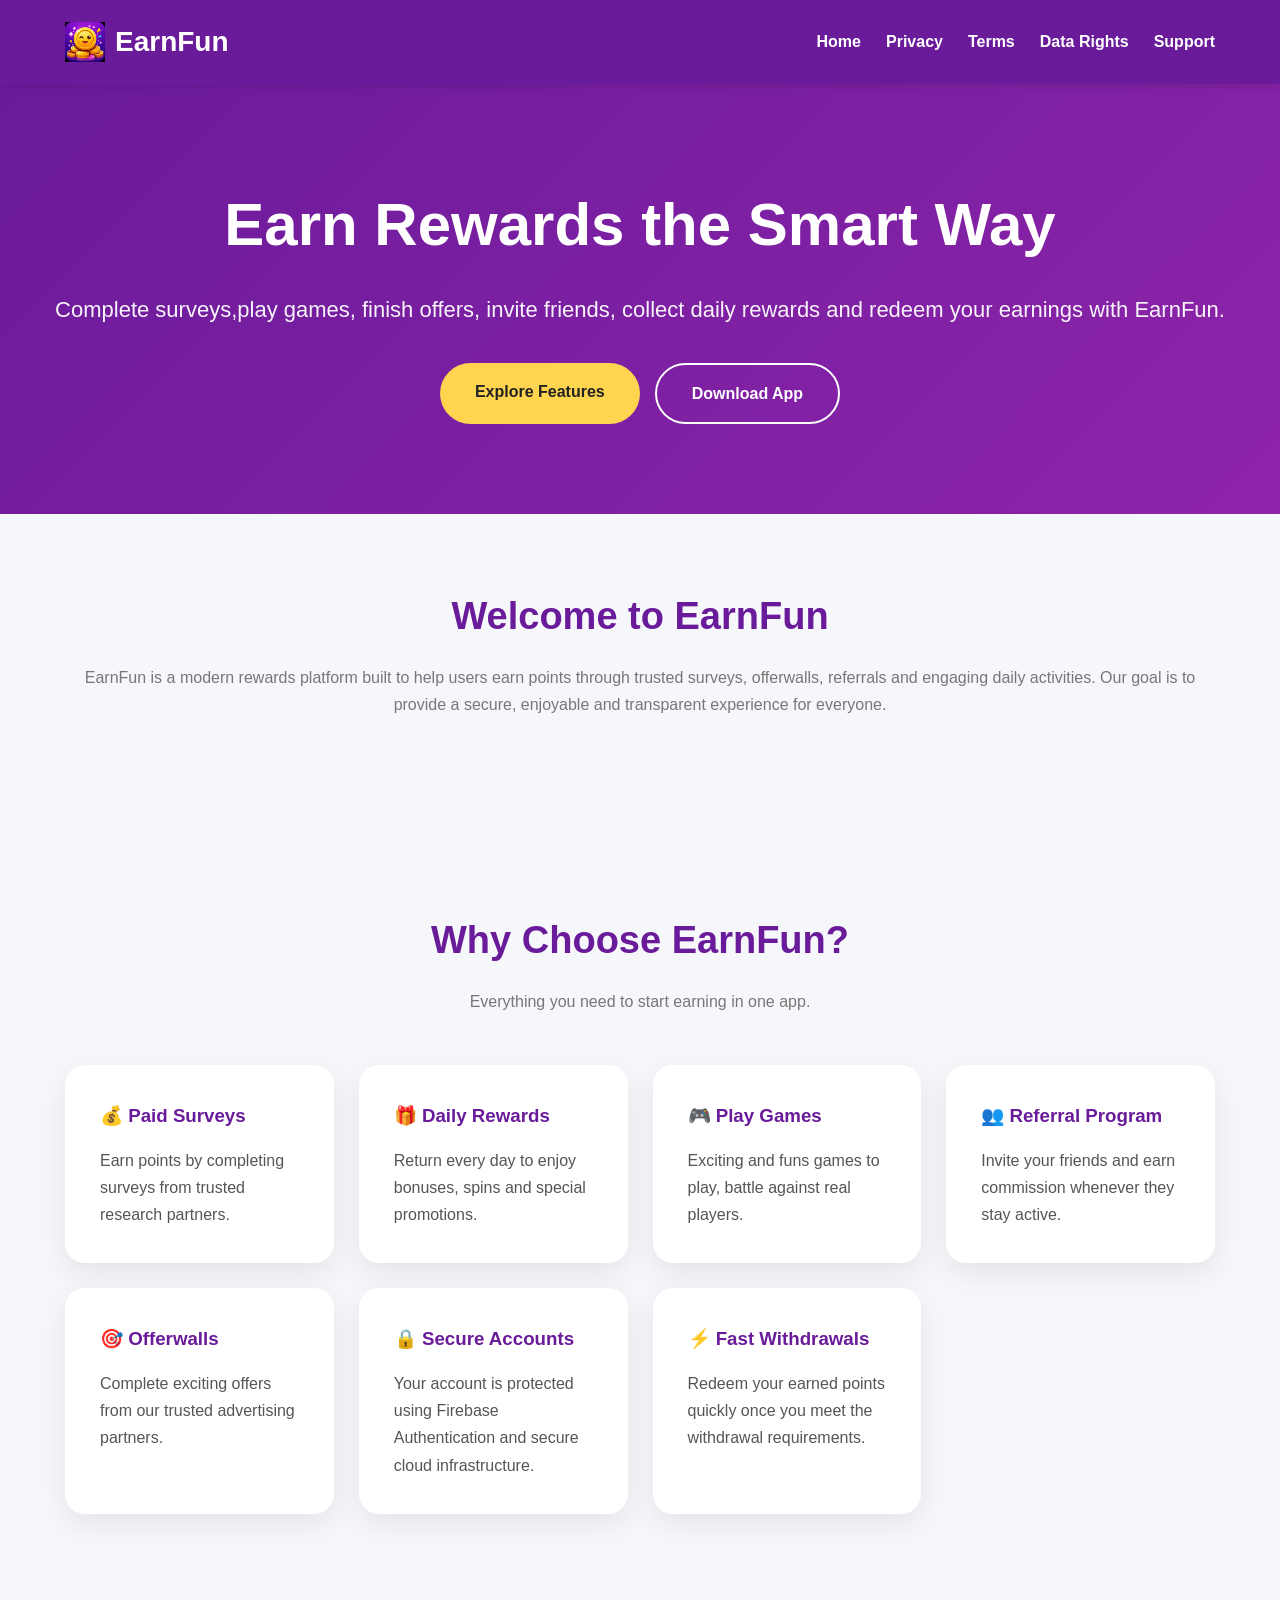
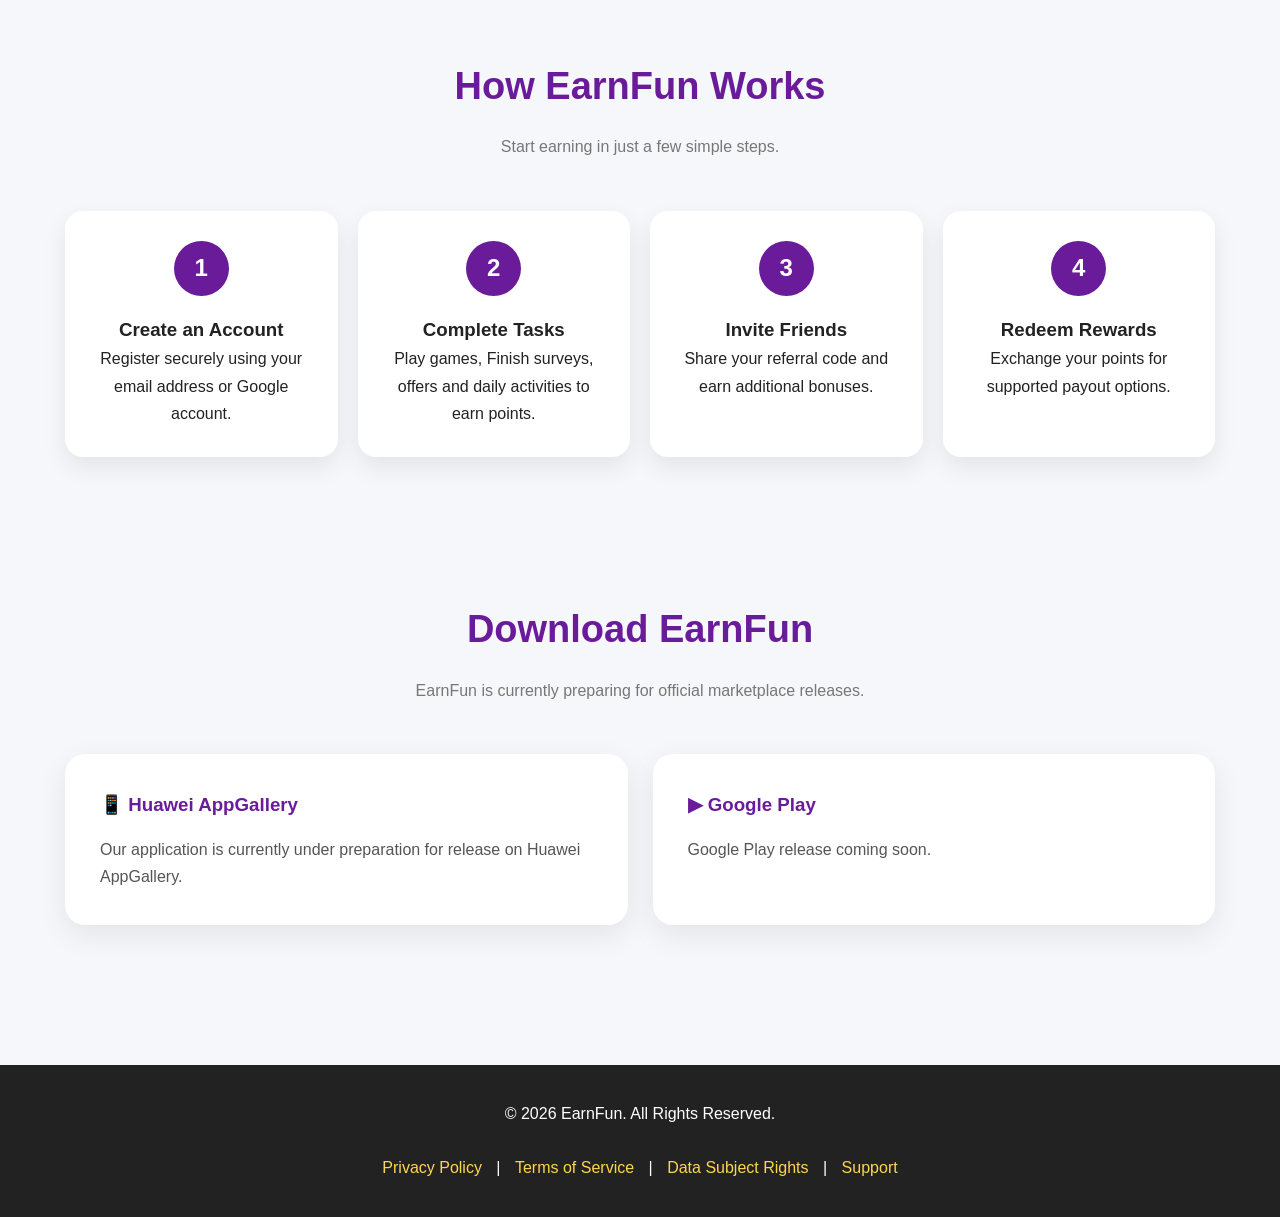
<file: index.html>
<!DOCTYPE html>
<html lang="en">

<head>
    <meta charset="UTF-8">
    <meta name="viewport" content="width=device-width, initial-scale=1.0">

    <title>EarnFun | Earn Rewards Online</title>

    <meta name="description"
        content="EarnFun lets you earn rewards by completing surveys, playing games, offers, daily activities, and inviting friends.">

    <link rel="stylesheet" href="style.css">
</head>

<body>

    <!-- Navigation -->

    <nav>
        <div class="nav-container">

           <a href="index.html" class="logo">
    <img src="logo-.png" alt="EarnFun Logo">
    <span>EarnFun</span>
</a>

<ul>
    <li><a href="index.html">Home</a></li>
    <li><a href="privacy.html">Privacy</a></li>
    <li><a href="terms.html">Terms</a></li>
    <li><a href="data-rights.html">Data Rights</a></li>
    <li><a href="support.html">Support</a></li>
</ul>

        </div>
    </nav>

    <!-- Hero -->

    <section class="hero">

        <h1>Earn Rewards the Smart Way</h1>

        <p>
            Complete surveys,play games, finish offers, invite friends,
            collect daily rewards and redeem your earnings
            with EarnFun.
        </p>

        <div class="hero-buttons">

            <a href="#features" class="button">
                Explore Features
            </a>

            <a href="#download" class="button button-outline">
                Download App
            </a>

        </div>

    </section>

    <!-- About -->

    <section class="container">

        <h2 class="section-title">
            Welcome to EarnFun
        </h2>

        <p class="section-subtitle">

            EarnFun is a modern rewards platform built to help users earn points
            through trusted surveys, offerwalls, referrals and engaging daily
            activities. Our goal is to provide a secure, enjoyable and transparent
            experience for everyone.

        </p>

    </section>

    <!-- Features -->

    <section class="container" id="features">

        <h2 class="section-title">
            Why Choose EarnFun?
        </h2>

        <p class="section-subtitle">
            Everything you need to start earning in one app.
        </p>

        <div class="grid">

            <div class="card">
                <h3>💰 Paid Surveys</h3>
                <p>
                    Earn points by completing surveys from trusted research
                    partners.
                </p>
            </div>

            <div class="card">
                <h3>🎁 Daily Rewards</h3>
                <p>
                    Return every day to enjoy bonuses, spins and special
                    promotions.
                </p>
            </div>

            <div class="card">
                <h3>🎮 Play Games</h3>
                <p>
                    Exciting and funs games to play, battle against real
                    players.
                </p>
            </div>

            <div class="card">
                <h3>👥 Referral Program</h3>
                <p>
                    Invite your friends and earn commission whenever they stay
                    active.
                </p>
            </div>

            <div class="card">
                <h3>🎯 Offerwalls</h3>
                <p>
                    Complete exciting offers from our trusted advertising
                    partners.
                </p>
            </div>

            <div class="card">
                <h3>🔒 Secure Accounts</h3>
                <p>
                    Your account is protected using Firebase Authentication and
                    secure cloud infrastructure.
                </p>
            </div>

            <div class="card">
                <h3>⚡ Fast Withdrawals</h3>
                <p>
                    Redeem your earned points quickly once you meet the withdrawal
                    requirements.
                </p>
            </div>

        </div>

    </section>

    <!-- How It Works -->

    <section class="container">

        <h2 class="section-title">
            How EarnFun Works
        </h2>

        <p class="section-subtitle">
            Start earning in just a few simple steps.
        </p>

        <div class="timeline">

            <div class="step">

                <div class="step-number">1</div>

                <h3>Create an Account</h3>

                <p>
                    Register securely using your email address or Google account.
                </p>

            </div>

            <div class="step">

                <div class="step-number">2</div>

                <h3>Complete Tasks</h3>

                <p>
                    Play games, Finish surveys, offers and daily activities to earn points.
                </p>

            </div>

            <div class="step">

                <div class="step-number">3</div>

                <h3>Invite Friends</h3>

                <p>
                    Share your referral code and earn additional bonuses.
                </p>

            </div>

            <div class="step">

                <div class="step-number">4</div>

                <h3>Redeem Rewards</h3>

                <p>
                    Exchange your points for supported payout options.
                </p>

            </div>

        </div>

    </section>

    <!-- Download -->

    <section class="container" id="download">

        <h2 class="section-title">
            Download EarnFun
        </h2>

        <p class="section-subtitle">

            EarnFun is currently preparing for official marketplace releases.

        </p>

        <div class="grid">

            <div class="card">

                <h3>📱 Huawei AppGallery</h3>

                <p>

                    Our application is currently under preparation for release on
                    Huawei AppGallery.

                </p>

            </div>

            <div class="card">

                <h3>▶ Google Play</h3>

                <p>

                    Google Play release coming soon.

                </p>

            </div>

        </div>

    </section>

    <!-- Footer -->

    <footer>

        <p>

            © 2026 EarnFun. All Rights Reserved.

        </p>

        <br>

        <a href="privacy.html">Privacy Policy</a>

|

<a href="terms.html">Terms of Service</a>

|

<a href="data-rights.html">Data Subject Rights</a>

|

<a href="support.html">Support</a>

    </footer>

</body>

</html>
</file>
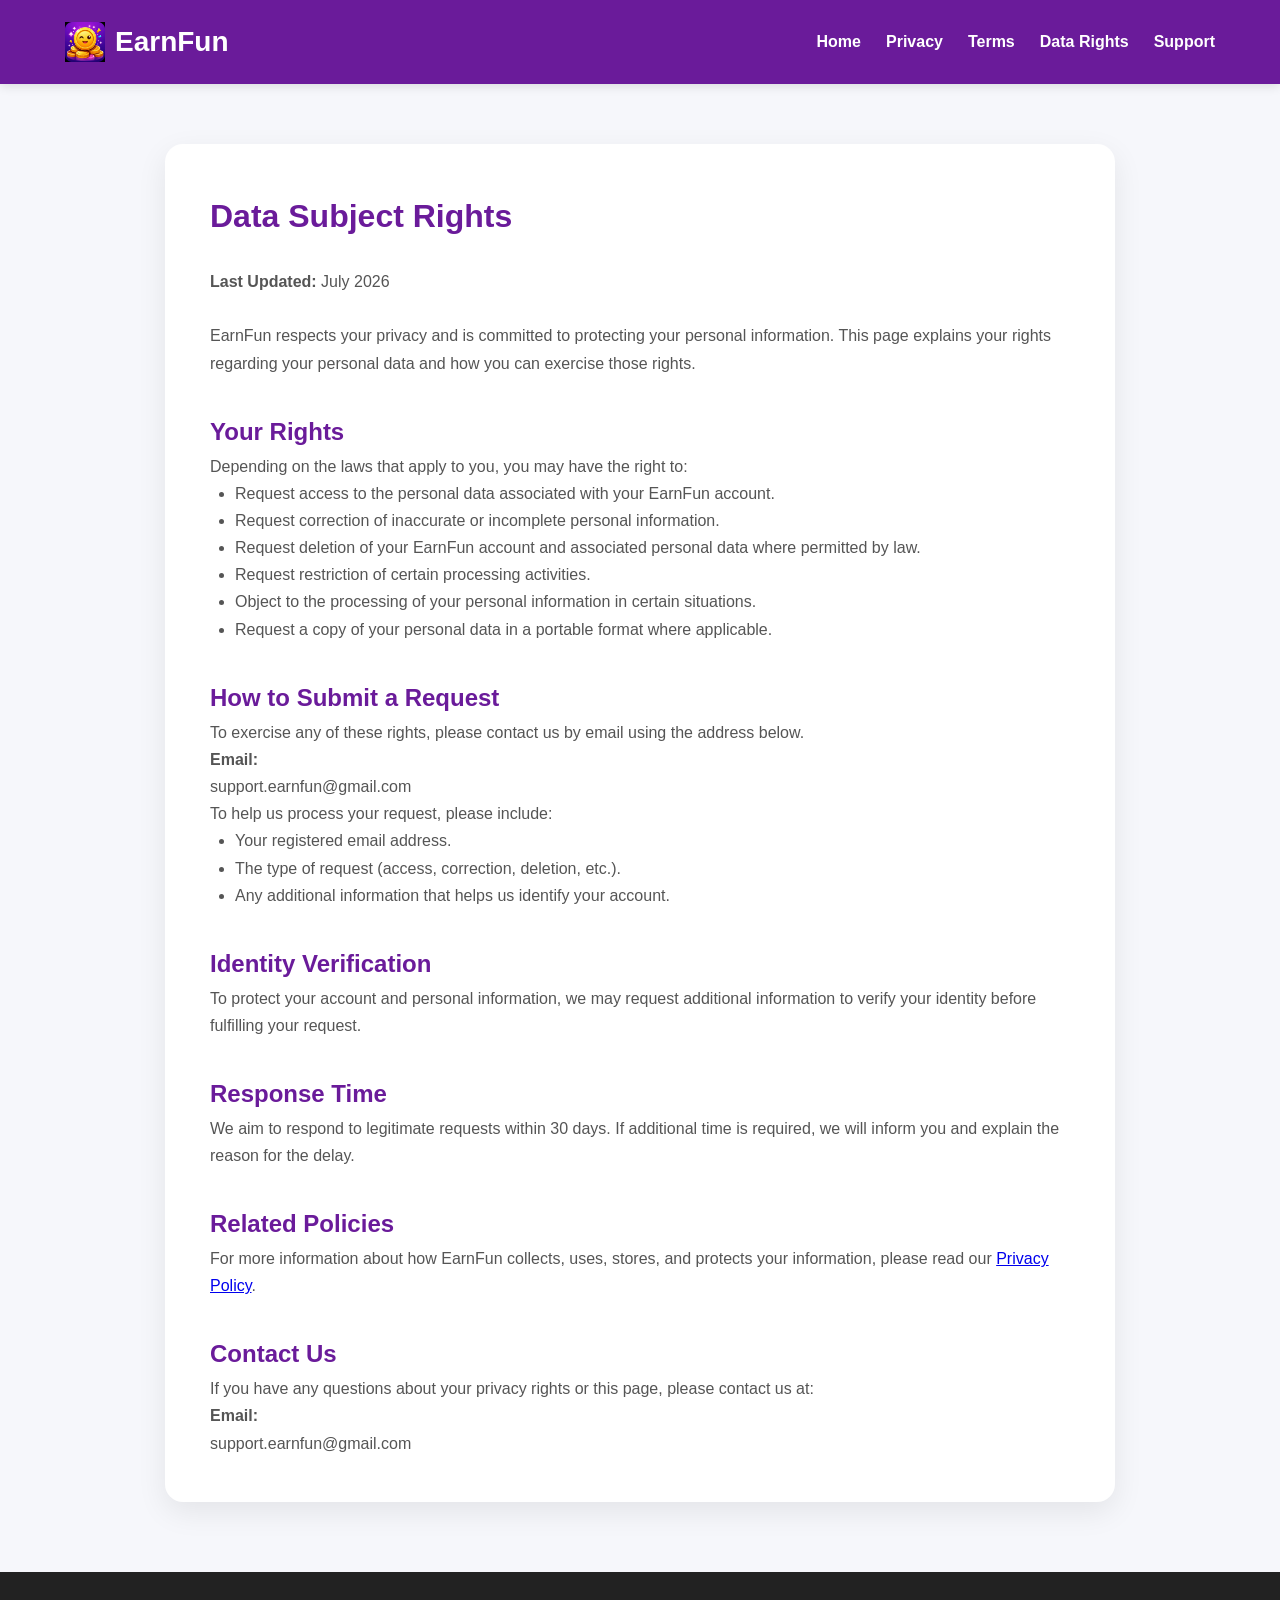
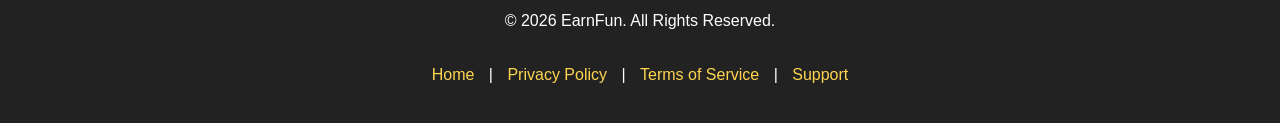
<file: data-rights.html>
<!DOCTYPE html>
<html lang="en">

<head>
    <meta charset="UTF-8">
    <meta name="viewport" content="width=device-width, initial-scale=1.0">

    <title>Data Subject Rights | EarnFun</title>

    <meta name="description"
        content="Learn about your privacy rights and how to request access, correction, or deletion of your personal data in EarnFun.">

    <link rel="stylesheet" href="style.css">
</head>

<body>

    <!-- Navigation -->

    <nav>
        <div class="nav-container">

            <a href="index.html" class="logo">
                <img src="logo-.png" alt="EarnFun Logo">
                <span>EarnFun</span>
            </a>

            <ul>
                <li><a href="index.html">Home</a></li>
                <li><a href="privacy.html">Privacy</a></li>
                <li><a href="terms.html">Terms</a></li>
                <li><a href="data-rights.html">Data Rights</a></li>
                <li><a href="support.html">Support</a></li>
            </ul>

        </div>
    </nav>

    <div class="page">

        <h1>Data Subject Rights</h1>

        <p><strong>Last Updated:</strong> July 2026</p>

        <br>

        <p>
            EarnFun respects your privacy and is committed to protecting your
            personal information. This page explains your rights regarding your
            personal data and how you can exercise those rights.
        </p>

        <h2>Your Rights</h2>

        <p>
            Depending on the laws that apply to you, you may have the right to:
        </p>

        <ul>
            <li>Request access to the personal data associated with your EarnFun account.</li>
            <li>Request correction of inaccurate or incomplete personal information.</li>
            <li>Request deletion of your EarnFun account and associated personal data where permitted by law.</li>
            <li>Request restriction of certain processing activities.</li>
            <li>Object to the processing of your personal information in certain situations.</li>
            <li>Request a copy of your personal data in a portable format where applicable.</li>
        </ul>

        <h2>How to Submit a Request</h2>

        <p>
            To exercise any of these rights, please contact us by email using the
            address below.
        </p>

        <p>
            <strong>Email:</strong><br>
            support.earnfun@gmail.com
        </p>

        <p>
            To help us process your request, please include:
        </p>

        <ul>
            <li>Your registered email address.</li>
            <li>The type of request (access, correction, deletion, etc.).</li>
            <li>Any additional information that helps us identify your account.</li>
        </ul>

        <h2>Identity Verification</h2>

        <p>
            To protect your account and personal information, we may request
            additional information to verify your identity before fulfilling your
            request.
        </p>

        <h2>Response Time</h2>

        <p>
            We aim to respond to legitimate requests within 30 days. If additional
            time is required, we will inform you and explain the reason for the
            delay.
        </p>

        <h2>Related Policies</h2>

        <p>
            For more information about how EarnFun collects, uses, stores, and
            protects your information, please read our
            <a href="privacy.html">Privacy Policy</a>.
        </p>

        <h2>Contact Us</h2>

        <p>
            If you have any questions about your privacy rights or this page,
            please contact us at:
        </p>

        <p>
            <strong>Email:</strong><br>
            support.earnfun@gmail.com
        </p>

    </div>

    <footer>

        <p>© 2026 EarnFun. All Rights Reserved.</p>

        <br>

        <a href="index.html">Home</a> |

        <a href="privacy.html">Privacy Policy</a> |

        <a href="terms.html">Terms of Service</a> |

        <a href="support.html">Support</a>

    </footer>

</body>

</html>
</file>
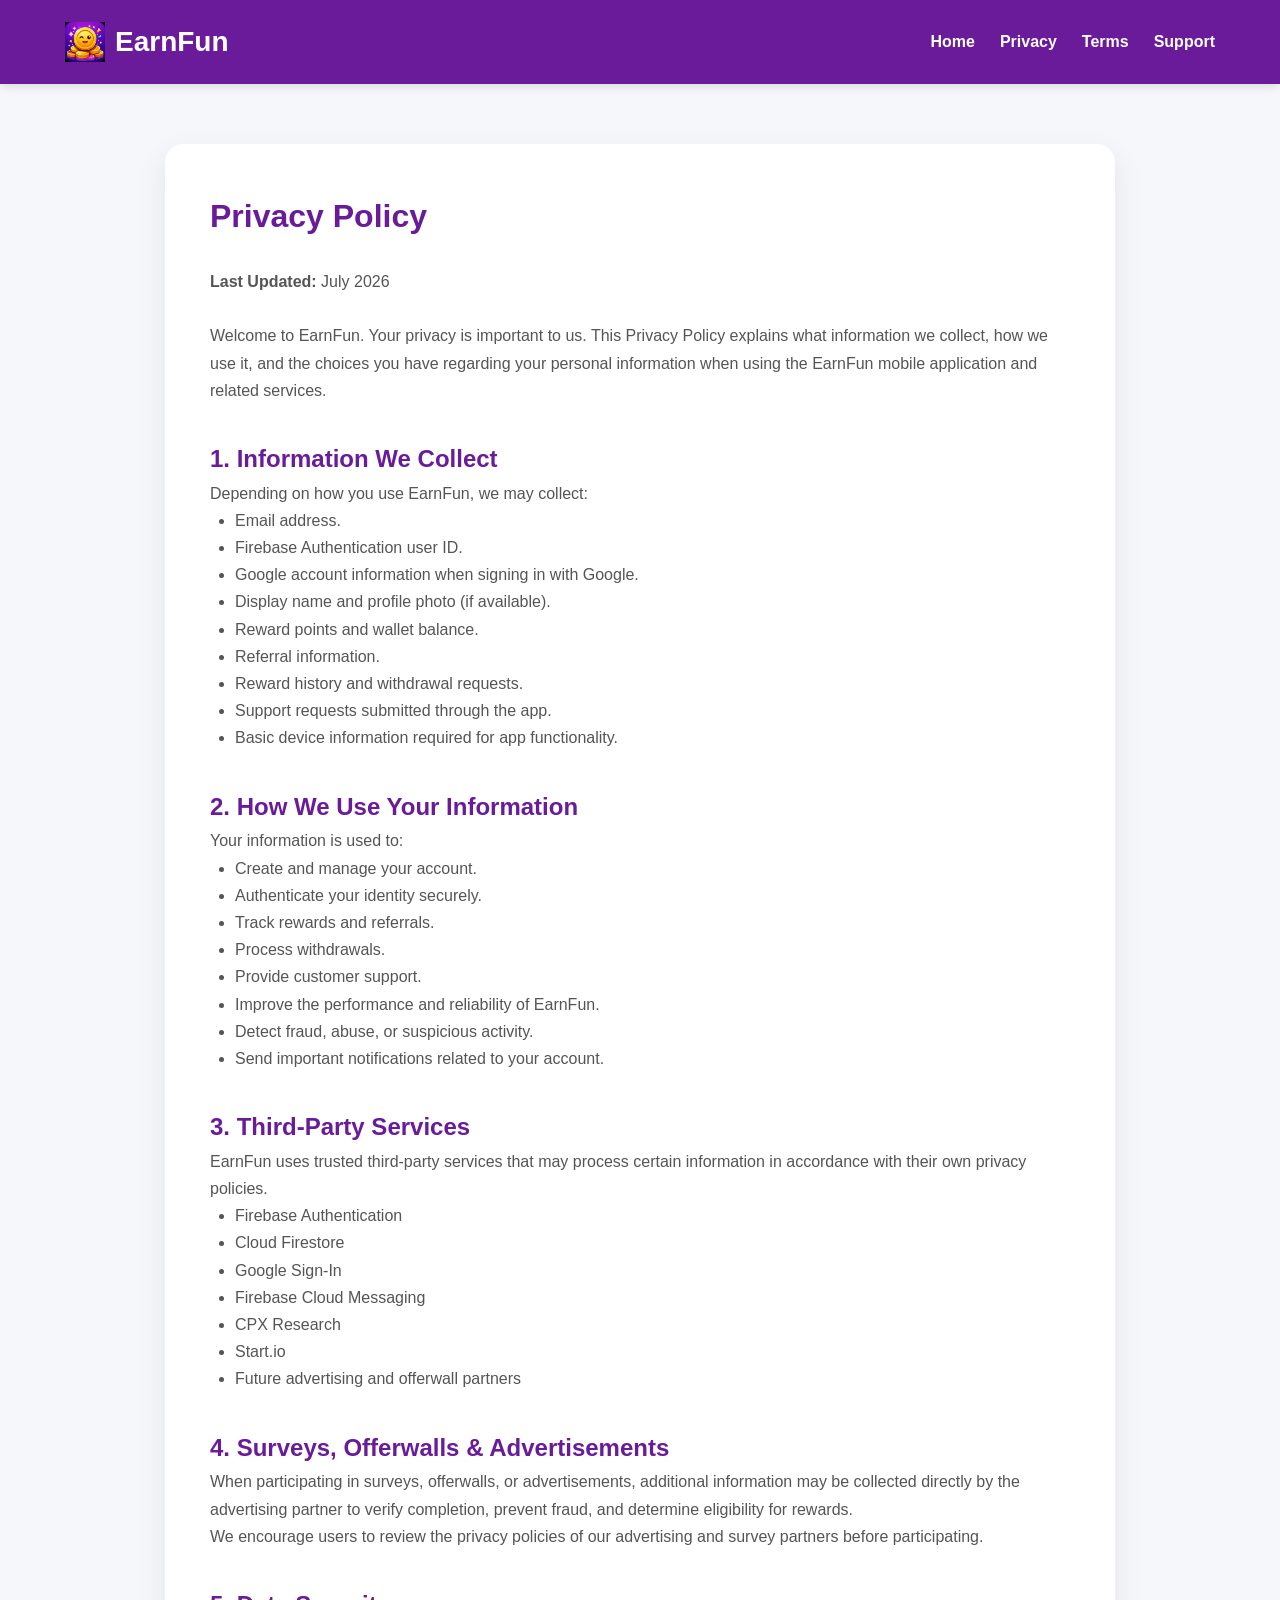
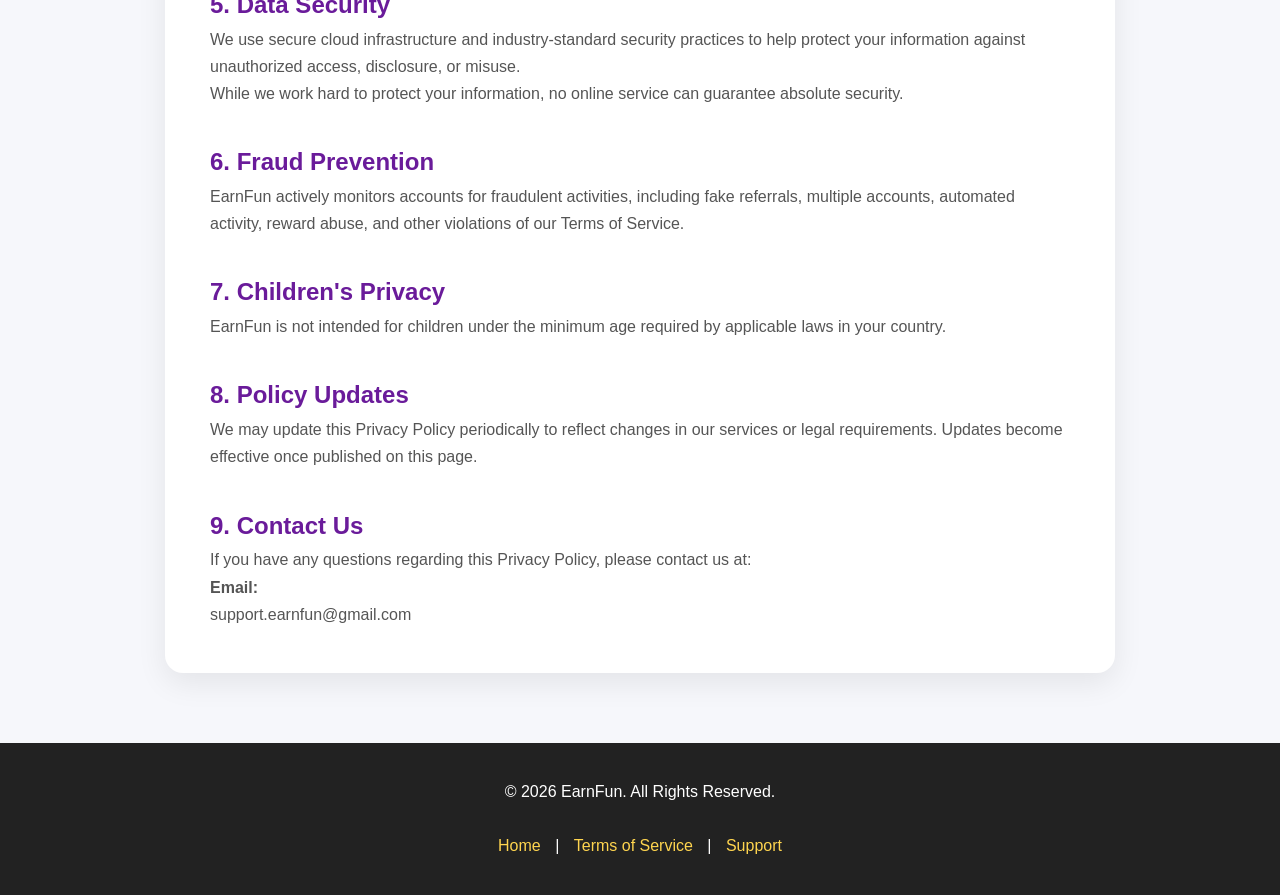
<file: privacy.html>
<!DOCTYPE html>
<html lang="en">

<head>
    <meta charset="UTF-8">
    <meta name="viewport" content="width=device-width, initial-scale=1.0">

    <title>Privacy Policy | EarnFun</title>

    <meta name="description"
        content="Read the official EarnFun Privacy Policy to understand how we collect, use, and protect your information.">

    <link rel="stylesheet" href="style.css">
</head>

<body>

    <!-- Navigation -->

    <nav>
        <div class="nav-container">

            <a href="index.html" class="logo">
    <img src="logo-.png" alt="EarnFun Logo">
    <span>EarnFun</span>
</a>

            <ul>
                <li><a href="index.html">Home</a></li>
                <li><a href="privacy.html">Privacy</a></li>
                <li><a href="terms.html">Terms</a></li>
                <li><a href="support.html">Support</a></li>
            </ul>

        </div>
    </nav>

    <div class="page">

        <h1>Privacy Policy</h1>

        <p><strong>Last Updated:</strong> July 2026</p>

        <br>

        <p>
            Welcome to EarnFun. Your privacy is important to us. This Privacy
            Policy explains what information we collect, how we use it, and the
            choices you have regarding your personal information when using the
            EarnFun mobile application and related services.
        </p>

        <h2>1. Information We Collect</h2>

        <p>Depending on how you use EarnFun, we may collect:</p>

        <ul>
            <li>Email address.</li>
            <li>Firebase Authentication user ID.</li>
            <li>Google account information when signing in with Google.</li>
            <li>Display name and profile photo (if available).</li>
            <li>Reward points and wallet balance.</li>
            <li>Referral information.</li>
            <li>Reward history and withdrawal requests.</li>
            <li>Support requests submitted through the app.</li>
            <li>Basic device information required for app functionality.</li>
        </ul>

        <h2>2. How We Use Your Information</h2>

        <p>Your information is used to:</p>

        <ul>
            <li>Create and manage your account.</li>
            <li>Authenticate your identity securely.</li>
            <li>Track rewards and referrals.</li>
            <li>Process withdrawals.</li>
            <li>Provide customer support.</li>
            <li>Improve the performance and reliability of EarnFun.</li>
            <li>Detect fraud, abuse, or suspicious activity.</li>
            <li>Send important notifications related to your account.</li>
        </ul>

        <h2>3. Third-Party Services</h2>

        <p>
            EarnFun uses trusted third-party services that may process certain
            information in accordance with their own privacy policies.
        </p>

        <ul>
            <li>Firebase Authentication</li>
            <li>Cloud Firestore</li>
            <li>Google Sign-In</li>
            <li>Firebase Cloud Messaging</li>
            <li>CPX Research</li>
            <li>Start.io</li>
            <li>Future advertising and offerwall partners</li>
        </ul>

        <h2>4. Surveys, Offerwalls & Advertisements</h2>

        <p>
            When participating in surveys, offerwalls, or advertisements,
            additional information may be collected directly by the advertising
            partner to verify completion, prevent fraud, and determine eligibility
            for rewards.
        </p>

        <p>
            We encourage users to review the privacy policies of our advertising
            and survey partners before participating.
        </p>

        <h2>5. Data Security</h2>

        <p>
            We use secure cloud infrastructure and industry-standard security
            practices to help protect your information against unauthorized access,
            disclosure, or misuse.
        </p>

        <p>
            While we work hard to protect your information, no online service can
            guarantee absolute security.
        </p>

        <h2>6. Fraud Prevention</h2>

        <p>
            EarnFun actively monitors accounts for fraudulent activities,
            including fake referrals, multiple accounts, automated activity,
            reward abuse, and other violations of our Terms of Service.
        </p>

        <h2>7. Children's Privacy</h2>

        <p>
            EarnFun is not intended for children under the minimum age required
            by applicable laws in your country.
        </p>

        <h2>8. Policy Updates</h2>

        <p>
            We may update this Privacy Policy periodically to reflect changes in
            our services or legal requirements. Updates become effective once
            published on this page.
        </p>

        <h2>9. Contact Us</h2>

        <p>
            If you have any questions regarding this Privacy Policy, please
            contact us at:
        </p>

        <p>
            <strong>Email:</strong><br>
            support.earnfun@gmail.com
        </p>

    </div>

    <footer>

        <p>© 2026 EarnFun. All Rights Reserved.</p>

        <br>

        <a href="index.html">Home</a> |

        <a href="terms.html">Terms of Service</a> |

        <a href="support.html">Support</a>

    </footer>

</body>

</html>
</file>
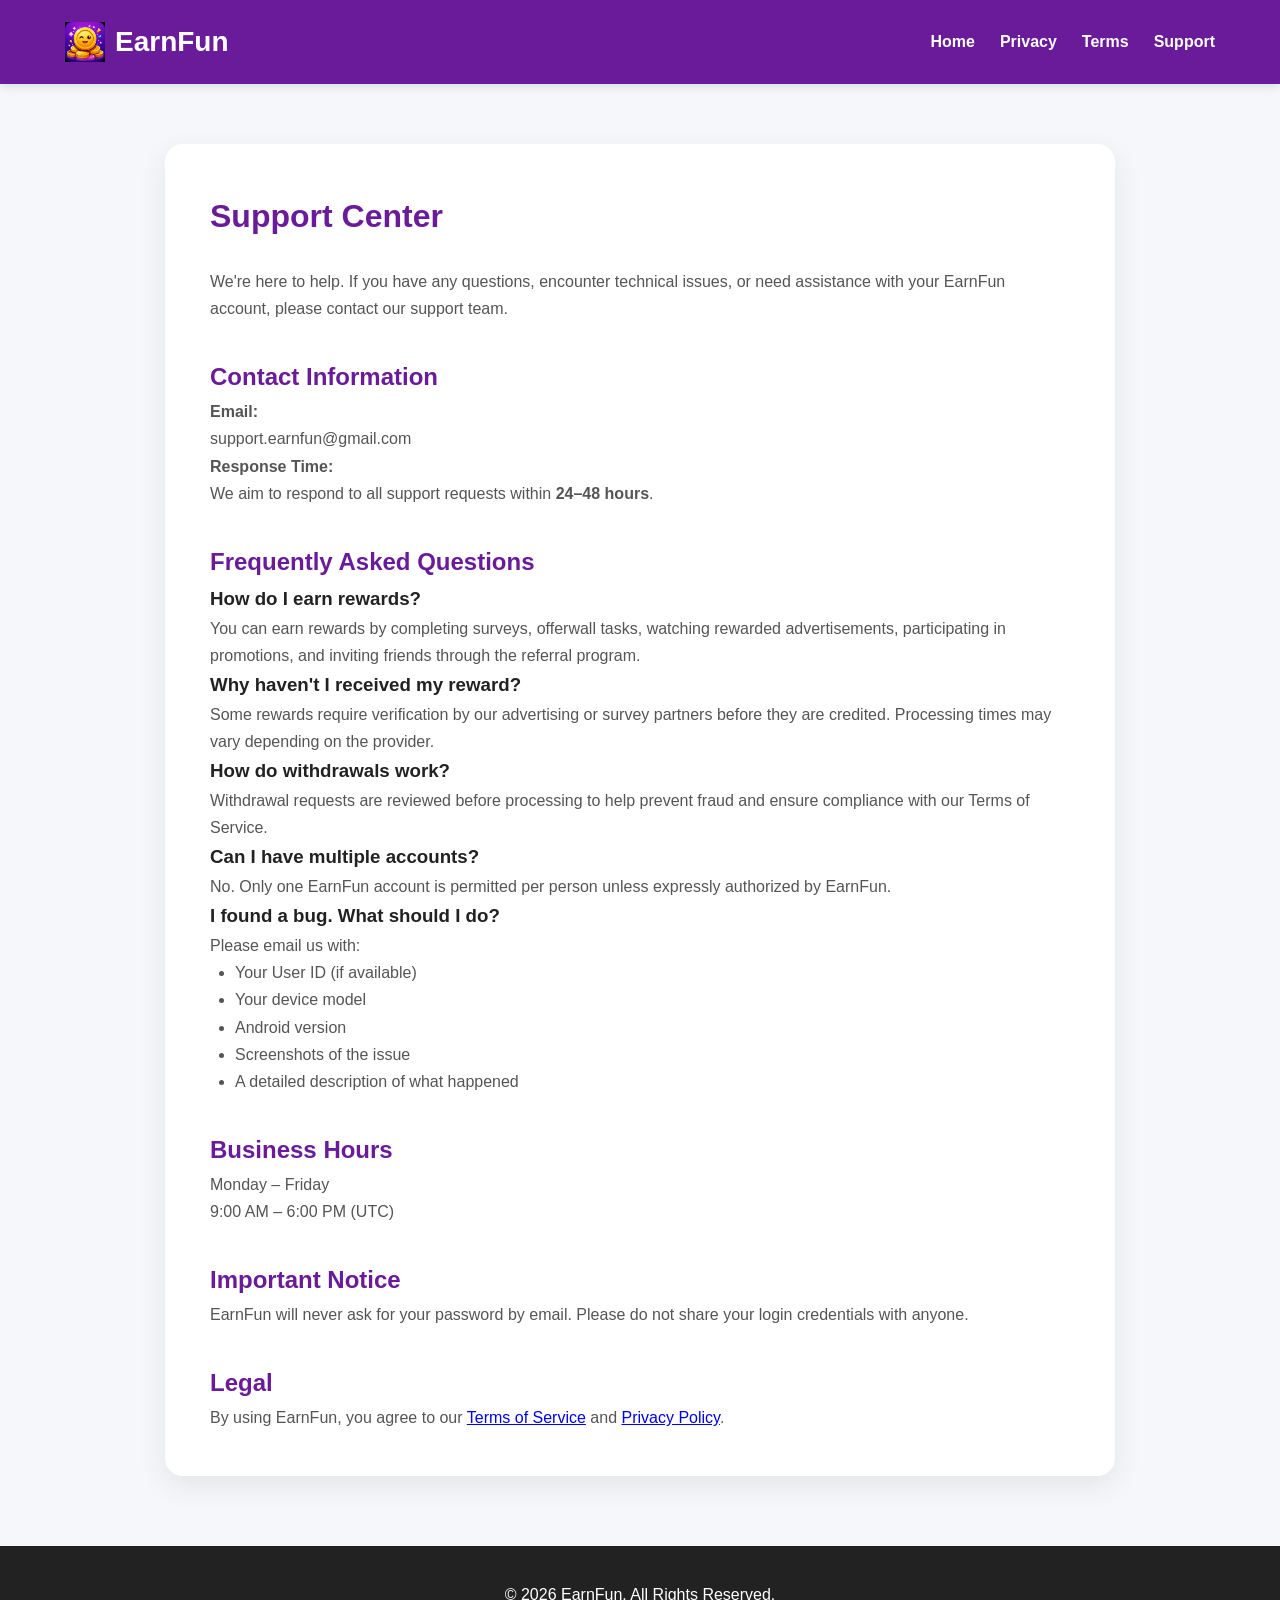
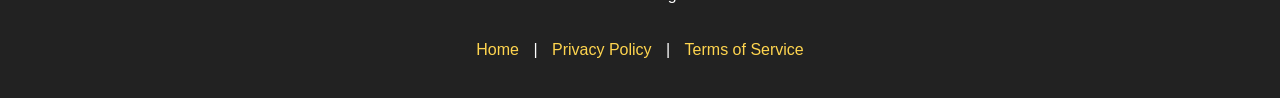
<file: support.html>
<!DOCTYPE html>
<html lang="en">

<head>
    <meta charset="UTF-8">
    <meta name="viewport" content="width=device-width, initial-scale=1.0">

    <title>Support | EarnFun</title>

    <meta name="description"
        content="Need help with EarnFun? Contact our support team, browse FAQs, or report a problem.">

    <link rel="stylesheet" href="style.css">
</head>

<body>

    <!-- Navigation -->

    <nav>
        <div class="nav-container">

<a href="index.html" class="logo">
    <img src="logo-.png" alt="EarnFun Logo">
    <span>EarnFun</span>
</a>

            <ul>
                <li><a href="index.html">Home</a></li>
                <li><a href="privacy.html">Privacy</a></li>
                <li><a href="terms.html">Terms</a></li>
                <li><a href="support.html">Support</a></li>
            </ul>

        </div>
    </nav>

    <!-- Support -->

    <div class="page">

        <h1>Support Center</h1>

        <p>
            We're here to help. If you have any questions, encounter technical
            issues, or need assistance with your EarnFun account, please contact
            our support team.
        </p>

        <h2>Contact Information</h2>

        <p>
            <strong>Email:</strong><br>
            support.earnfun@gmail.com
        </p>

        <p>
            <strong>Response Time:</strong><br>
            We aim to respond to all support requests within
            <strong>24–48 hours</strong>.
        </p>

        <h2>Frequently Asked Questions</h2>

        <h3>How do I earn rewards?</h3>

        <p>
            You can earn rewards by completing surveys, offerwall tasks,
            watching rewarded advertisements, participating in promotions,
            and inviting friends through the referral program.
        </p>

        <h3>Why haven't I received my reward?</h3>

        <p>
            Some rewards require verification by our advertising or survey
            partners before they are credited. Processing times may vary
            depending on the provider.
        </p>

        <h3>How do withdrawals work?</h3>

        <p>
            Withdrawal requests are reviewed before processing to help
            prevent fraud and ensure compliance with our Terms of Service.
        </p>

        <h3>Can I have multiple accounts?</h3>

        <p>
            No. Only one EarnFun account is permitted per person unless
            expressly authorized by EarnFun.
        </p>

        <h3>I found a bug. What should I do?</h3>

        <p>
            Please email us with:
        </p>

        <ul>
            <li>Your User ID (if available)</li>
            <li>Your device model</li>
            <li>Android version</li>
            <li>Screenshots of the issue</li>
            <li>A detailed description of what happened</li>
        </ul>

        <h2>Business Hours</h2>

        <p>
            Monday – Friday<br>
            9:00 AM – 6:00 PM (UTC)
        </p>

        <h2>Important Notice</h2>

        <p>
            EarnFun will never ask for your password by email.
            Please do not share your login credentials with anyone.
        </p>

        <h2>Legal</h2>

        <p>
            By using EarnFun, you agree to our
            <a href="terms.html">Terms of Service</a>
            and
            <a href="privacy.html">Privacy Policy</a>.
        </p>

    </div>

    <!-- Footer -->

    <footer>

        <p>© 2026 EarnFun. All Rights Reserved.</p>

        <br>

        <a href="index.html">Home</a> |

        <a href="privacy.html">Privacy Policy</a> |

        <a href="terms.html">Terms of Service</a>

    </footer>

</body>

</html>
</file>
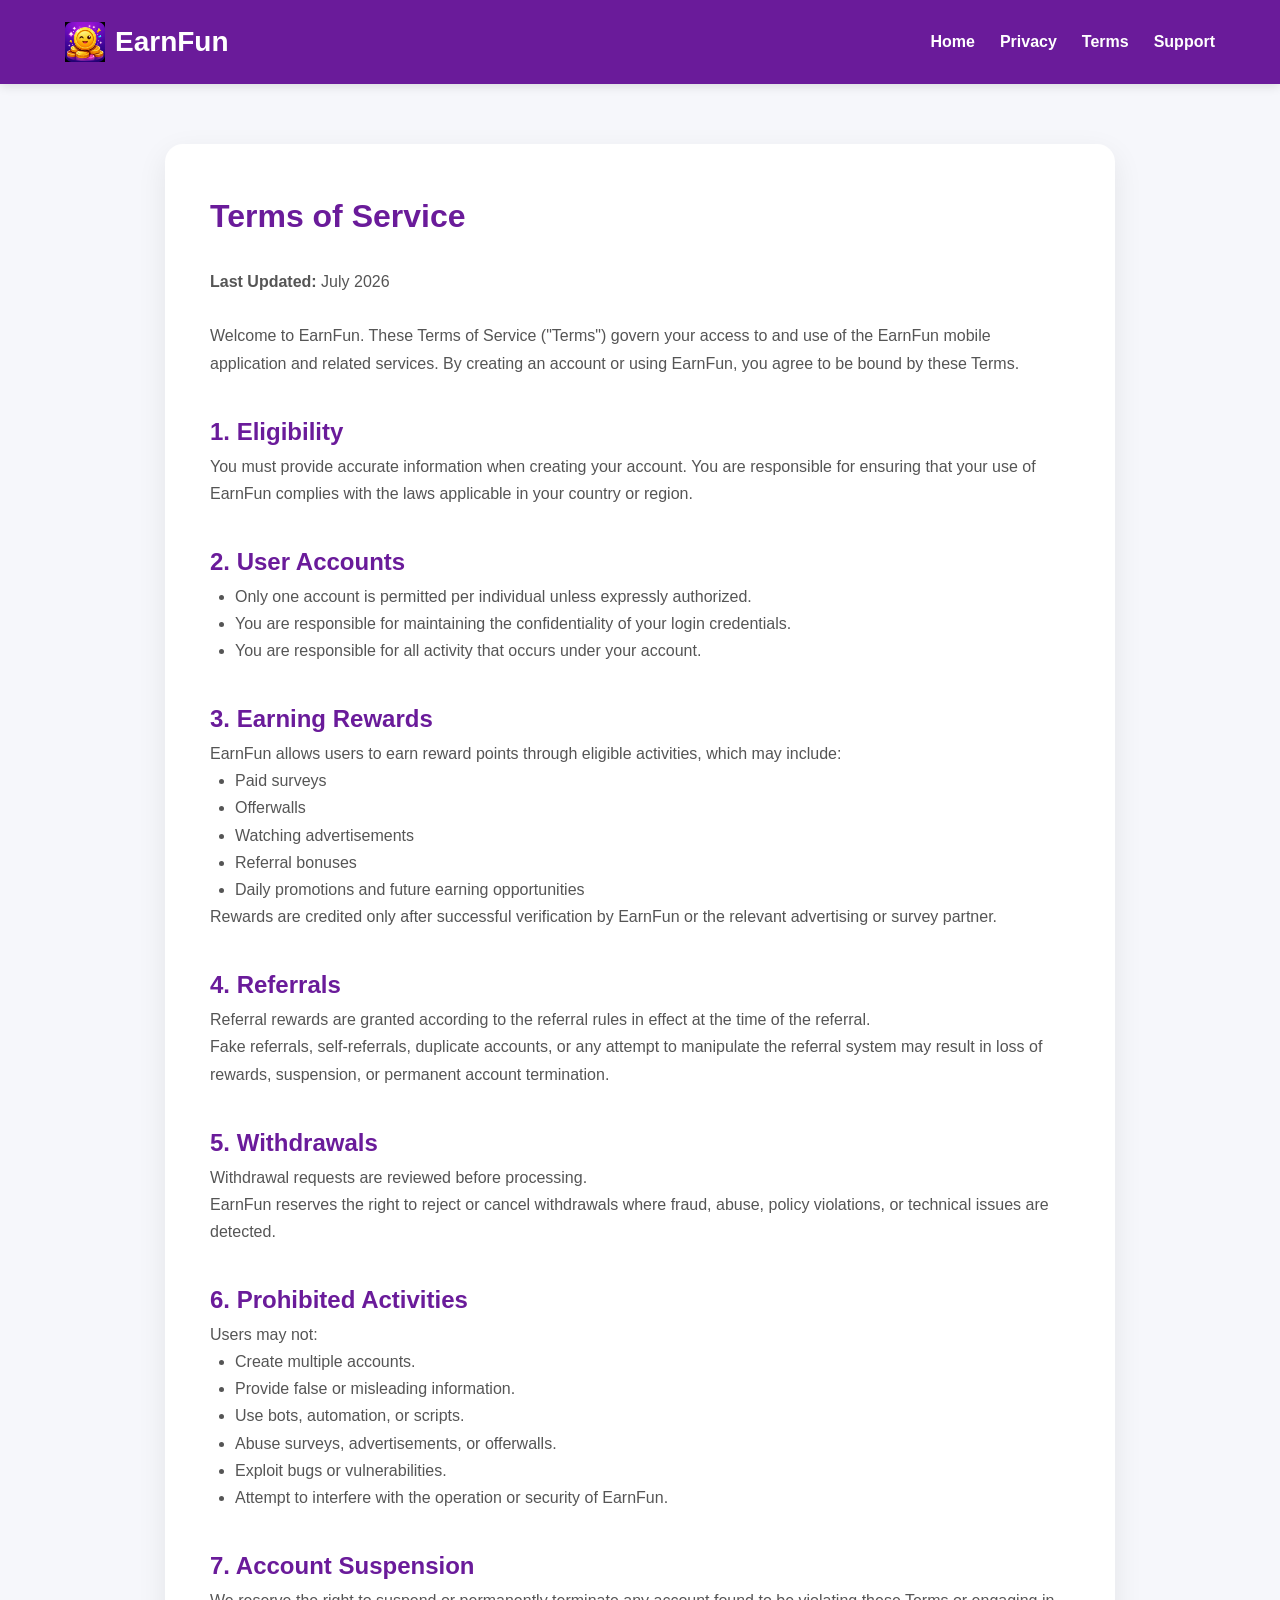
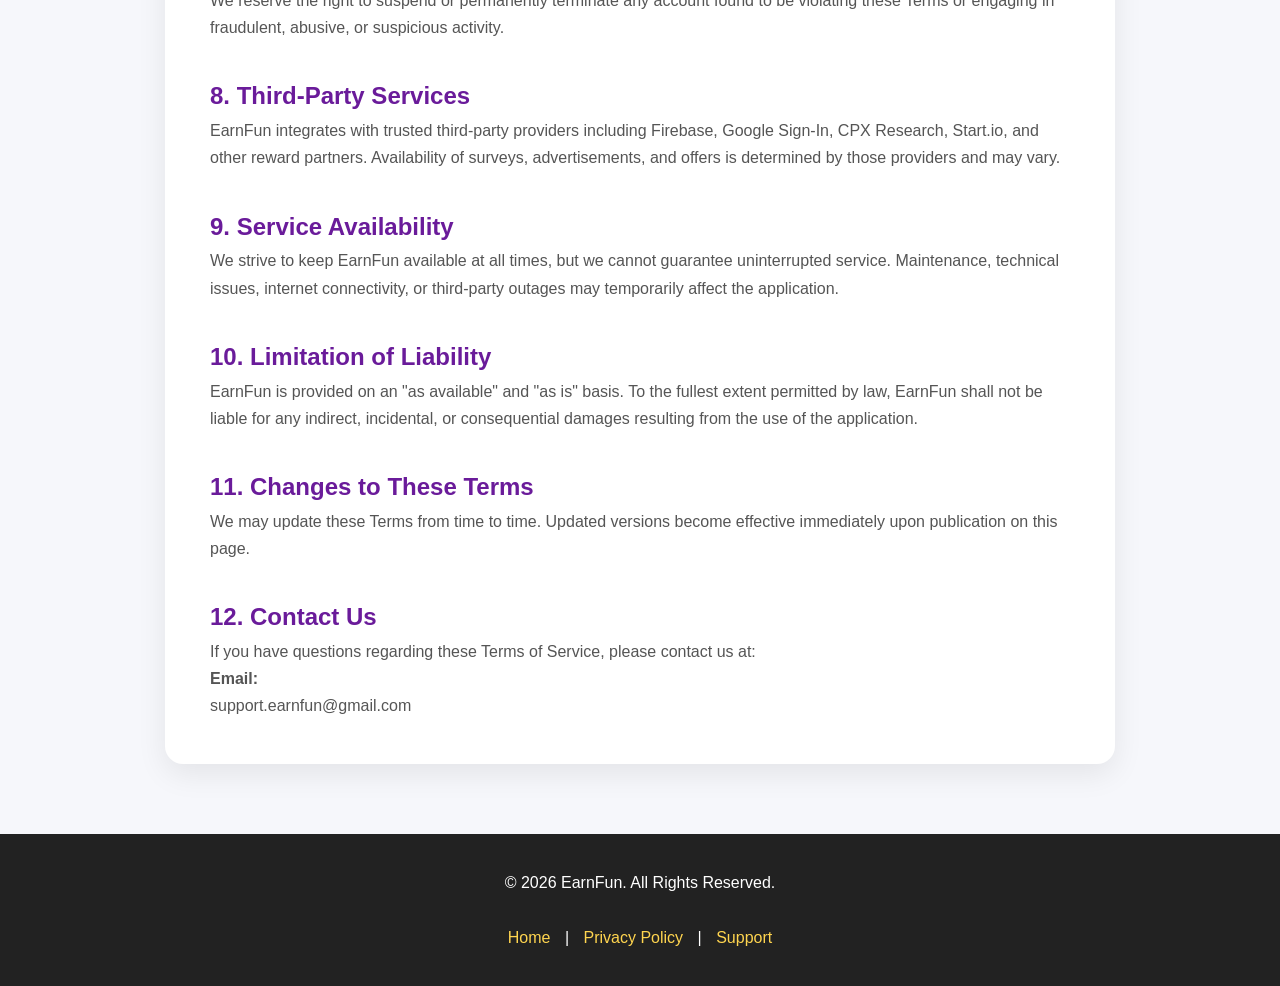
<file: terms.html>
<!DOCTYPE html>
<html lang="en">

<head>
    <meta charset="UTF-8">
    <meta name="viewport" content="width=device-width, initial-scale=1.0">

    <title>Terms of Service | EarnFun</title>

    <meta name="description"
        content="Read the official Terms of Service for EarnFun.">

    <link rel="stylesheet" href="style.css">
</head>

<body>

    <!-- Navigation -->

    <nav>
        <div class="nav-container">

            <a href="index.html" class="logo">
    <img src="logo-.png" alt="EarnFun Logo">
    <span>EarnFun</span>
</a>

            <ul>
                <li><a href="index.html">Home</a></li>
                <li><a href="privacy.html">Privacy</a></li>
                <li><a href="terms.html">Terms</a></li>
                <li><a href="support.html">Support</a></li>
            </ul>

        </div>
    </nav>

    <!-- Terms -->

    <div class="page">

        <h1>Terms of Service</h1>

        <p><strong>Last Updated:</strong> July 2026</p>

        <br>

        <p>
            Welcome to EarnFun. These Terms of Service ("Terms") govern your
            access to and use of the EarnFun mobile application and related
            services. By creating an account or using EarnFun, you agree to be
            bound by these Terms.
        </p>

        <h2>1. Eligibility</h2>

        <p>
            You must provide accurate information when creating your account.
            You are responsible for ensuring that your use of EarnFun complies
            with the laws applicable in your country or region.
        </p>

        <h2>2. User Accounts</h2>

        <ul>
            <li>Only one account is permitted per individual unless expressly authorized.</li>
            <li>You are responsible for maintaining the confidentiality of your login credentials.</li>
            <li>You are responsible for all activity that occurs under your account.</li>
        </ul>

        <h2>3. Earning Rewards</h2>

        <p>
            EarnFun allows users to earn reward points through eligible
            activities, which may include:
        </p>

        <ul>
            <li>Paid surveys</li>
            <li>Offerwalls</li>
            <li>Watching advertisements</li>
            <li>Referral bonuses</li>
            <li>Daily promotions and future earning opportunities</li>
        </ul>

        <p>
            Rewards are credited only after successful verification by EarnFun
            or the relevant advertising or survey partner.
        </p>

        <h2>4. Referrals</h2>

        <p>
            Referral rewards are granted according to the referral rules in
            effect at the time of the referral.
        </p>

        <p>
            Fake referrals, self-referrals, duplicate accounts, or any attempt
            to manipulate the referral system may result in loss of rewards,
            suspension, or permanent account termination.
        </p>

        <h2>5. Withdrawals</h2>

        <p>
            Withdrawal requests are reviewed before processing.
        </p>

        <p>
            EarnFun reserves the right to reject or cancel withdrawals where
            fraud, abuse, policy violations, or technical issues are detected.
        </p>

        <h2>6. Prohibited Activities</h2>

        <p>
            Users may not:
        </p>

        <ul>
            <li>Create multiple accounts.</li>
            <li>Provide false or misleading information.</li>
            <li>Use bots, automation, or scripts.</li>
            <li>Abuse surveys, advertisements, or offerwalls.</li>
            <li>Exploit bugs or vulnerabilities.</li>
            <li>Attempt to interfere with the operation or security of EarnFun.</li>
        </ul>

        <h2>7. Account Suspension</h2>

        <p>
            We reserve the right to suspend or permanently terminate any account
            found to be violating these Terms or engaging in fraudulent,
            abusive, or suspicious activity.
        </p>

        <h2>8. Third-Party Services</h2>

        <p>
            EarnFun integrates with trusted third-party providers including
            Firebase, Google Sign-In, CPX Research, Start.io, and other reward
            partners. Availability of surveys, advertisements, and offers is
            determined by those providers and may vary.
        </p>

        <h2>9. Service Availability</h2>

        <p>
            We strive to keep EarnFun available at all times, but we cannot
            guarantee uninterrupted service. Maintenance, technical issues,
            internet connectivity, or third-party outages may temporarily affect
            the application.
        </p>

        <h2>10. Limitation of Liability</h2>

        <p>
            EarnFun is provided on an "as available" and "as is" basis.
            To the fullest extent permitted by law, EarnFun shall not be liable
            for any indirect, incidental, or consequential damages resulting
            from the use of the application.
        </p>

        <h2>11. Changes to These Terms</h2>

        <p>
            We may update these Terms from time to time.
            Updated versions become effective immediately upon publication on
            this page.
        </p>

        <h2>12. Contact Us</h2>

        <p>
            If you have questions regarding these Terms of Service, please
            contact us at:
        </p>

        <p>
            <strong>Email:</strong><br>
            support.earnfun@gmail.com
        </p>

    </div>

    <!-- Footer -->

    <footer>

        <p>© 2026 EarnFun. All Rights Reserved.</p>

        <br>

        <a href="index.html">Home</a> |

        <a href="privacy.html">Privacy Policy</a> |

        <a href="support.html">Support</a>

    </footer>

</body>

</html>
</file>
<file: style.css>
/* ==============================
   EarnFun Official Website
   Author: EarnFun
================================ */

*{
    margin:0;
    padding:0;
    box-sizing:border-box;
    scroll-behavior:smooth;
}

body{
    font-family:Arial, Helvetica, sans-serif;
    background:#f6f7fb;
    color:#222;
    line-height:1.7;
}

/* Navigation */

nav{
    width:100%;
    background:#6A1B9A;
    position:sticky;
    top:0;
    z-index:999;
    box-shadow:0 2px 10px rgba(0,0,0,.12);
}

.nav-container{
    max-width:1200px;
    margin:auto;
    display:flex;
    justify-content:space-between;
    align-items:center;
    padding:18px 25px;
}

.logo {
    display: flex;
    align-items: center;
    text-decoration: none;
    font-size: 28px;
    font-weight: bold;
    color: white;
    gap: 10px;
}

.logo img {
    width: 40px;
    height: 40px;
    max-width: 40px;
    max-height: 40px;
    object-fit: contain;
    display: block;
}

.logo span {
    color: white;
}

nav ul{
    list-style:none;
    display:flex;
    gap:25px;
}

nav ul li a{
    color:white;
    text-decoration:none;
    font-weight:600;
    transition:.3s;
}

nav ul li a:hover{
    color:#FFD54F;
}

/* Hero */

.hero{
    background:linear-gradient(135deg,#6A1B9A,#8E24AA);
    color:white;
    padding:90px 20px;
    text-align:center;
}

.hero h1{
    font-size:60px;
    margin-bottom:15px;
}

.hero p{
    font-size:22px;
    opacity:.95;
    margin-bottom:35px;
}

.hero-buttons{
    display:flex;
    justify-content:center;
    flex-wrap:wrap;
    gap:15px;
}

.button{
    display:inline-block;
    background:#FFD54F;
    color:#222;
    text-decoration:none;
    padding:15px 35px;
    border-radius:40px;
    font-weight:bold;
    transition:.3s;
}

.button:hover{
    transform:translateY(-3px);
    box-shadow:0 10px 20px rgba(0,0,0,.2);
}

.button-outline{
    background:transparent;
    border:2px solid white;
    color:white;
}

.button-outline:hover{
    background:white;
    color:#6A1B9A;
}

/* General */

.container{
    max-width:1200px;
    margin:auto;
    padding:70px 25px;
}

.section-title{
    text-align:center;
    font-size:38px;
    color:#6A1B9A;
    margin-bottom:15px;
}

.section-subtitle{
    text-align:center;
    color:#777;
    margin-bottom:50px;
}

/* Cards */

.grid{
    display:grid;
    grid-template-columns:repeat(auto-fit,minmax(260px,1fr));
    gap:25px;
}

.card{
    background:white;
    border-radius:20px;
    padding:35px;
    box-shadow:0 10px 30px rgba(0,0,0,.08);
    transition:.3s;
}

.card:hover{
    transform:translateY(-6px);
}

.card h3{
    color:#6A1B9A;
    margin-bottom:15px;
}

.card p{
    color:#555;
}

/* Timeline */

.timeline{
    display:grid;
    grid-template-columns:repeat(auto-fit,minmax(220px,1fr));
    gap:20px;
    margin-top:35px;
}

.step{
    background:white;
    padding:30px;
    border-radius:18px;
    text-align:center;
    box-shadow:0 10px 25px rgba(0,0,0,.08);
}

.step-number{
    width:55px;
    height:55px;
    background:#6A1B9A;
    color:white;
    border-radius:50%;
    display:flex;
    align-items:center;
    justify-content:center;
    margin:auto;
    font-size:24px;
    font-weight:bold;
    margin-bottom:18px;
}

/* Legal Pages */

.page{
    max-width:950px;
    margin:60px auto;
    background:white;
    padding:45px;
    border-radius:18px;
    box-shadow:0 10px 30px rgba(0,0,0,.08);
}

.page h1{
    color:#6A1B9A;
    margin-bottom:25px;
}

.page h2{
    margin-top:35px;
    color:#6A1B9A;
}

.page p,
.page li{
    color:#555;
}

.page ul{
    padding-left:25px;
}

/* Footer */

footer{
    background:#222;
    color:white;
    text-align:center;
    padding:35px 20px;
    margin-top:70px;
}

footer a{
    color:#FFD54F;
    text-decoration:none;
    margin:0 10px;
}

footer a:hover{
    text-decoration:underline;
}

/* Responsive */

@media(max-width:768px){

.hero h1{
    font-size:42px;
}

.hero p{
    font-size:18px;
}

nav ul{
    gap:15px;
    font-size:14px;
}

.section-title{
    font-size:30px;
}

.page{
    margin:25px;
    padding:30px;
}

}
</file>
